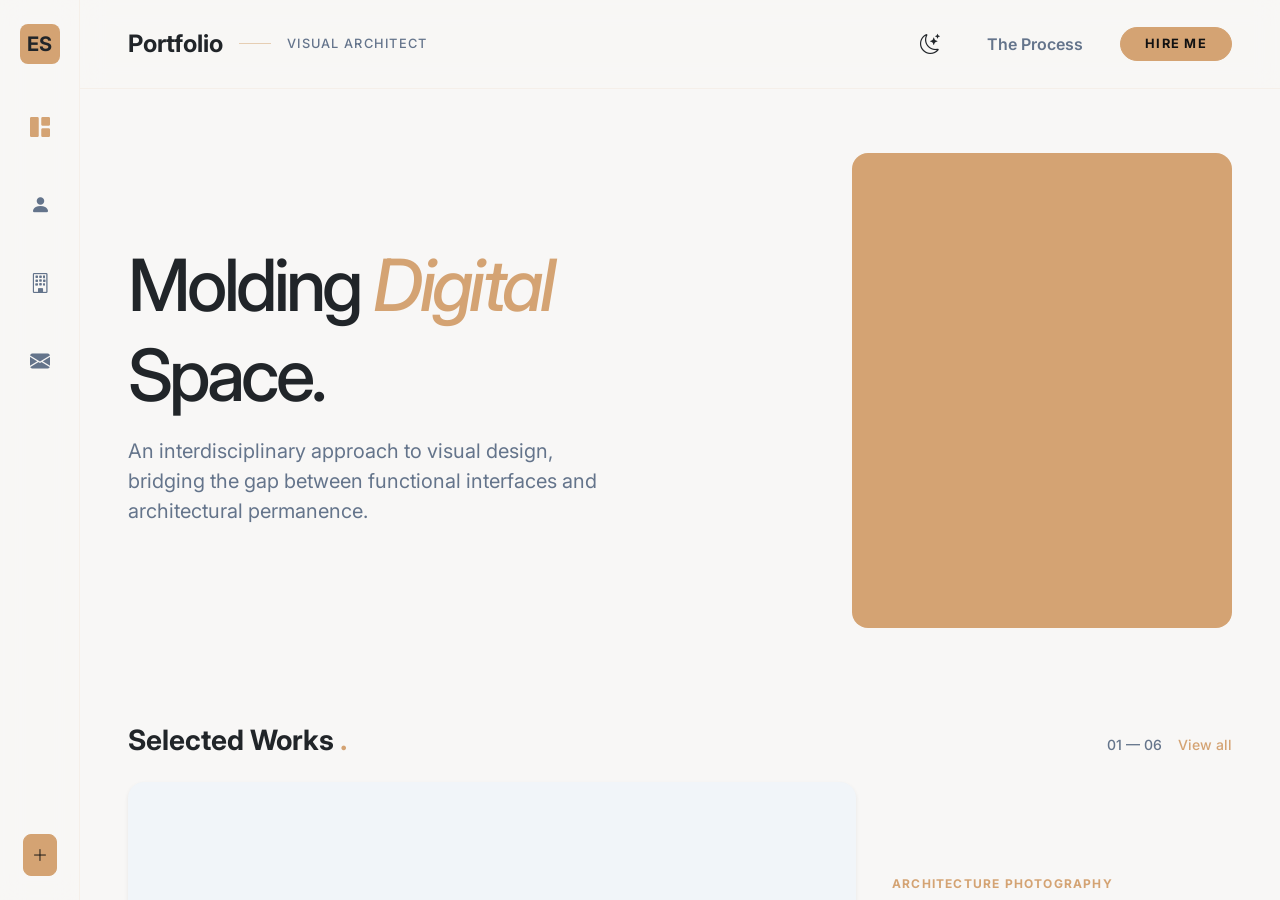
<file: index.html>
<!DOCTYPE html>
<html lang="en" data-bs-theme="dark">

<head>
    <meta charset="UTF-8">
    <meta name="viewport" content="width=device-width, initial-scale=1.0">
    <title>Jonathan Quishpe | Portfolio</title>
    <!-- Fonts -->
    <link rel="preconnect" href="https://fonts.googleapis.com">
    <link rel="preconnect" href="https://fonts.gstatic.com" crossorigin>
    <link href="https://fonts.googleapis.com/css2?family=Inter:wght@300;400;500;600;700&display=swap" rel="stylesheet">
    <!-- Icons -->
    <link rel="stylesheet" href="https://cdn.jsdelivr.net/npm/bootstrap-icons@1.11.3/font/bootstrap-icons.min.css">
    <!-- Bootstrap CSS -->
    <link rel="stylesheet" href="css/bootstrap.css">
    <!-- Custom CSS -->
    <link rel="stylesheet" href="index.css">
    <!-- Scripts -->
    <script defer src="js/bootstrap.bundle.js"></script>
    <script defer src="index.js"></script>
</head>

<body class="font-display bg-background text-body overflow-hidden">
    <!-- Root wrapper: Row on Desktop/Tablet, Column on Mobile -->
    <div class="d-flex flex-column flex-md-row min-vh-100 w-100 position-relative">

        <!-- ========================================== -->
        <!-- 1. DESKTOP SIDEBAR (>= 1200px)             -->
        <!-- ========================================== -->
        <aside
            class="sidebar-desktop d-none d-xl-flex flex-column align-items-center py-4 z-3 bg-header border-end border-nav backdrop-blur flex-shrink-0">
            <div class="mb-5">
                <div class="bg-primary text-dark rounded-3 d-flex align-items-center justify-content-center"
                    style="width: 40px; height: 40px;">
                    <span class="fw-bold fs-5">ES</span>
                </div>
            </div>
            <nav class="d-flex flex-column gap-5 flex-grow-1">
                <a class="nav-item text-primary position-relative d-flex justify-content-center" href="#" title="Works">
                    <i class="bi bi-grid-1x2-fill fs-5"></i>
                </a>
                <a class="nav-item text-muted position-relative d-flex justify-content-center" href="#" title="Profile">
                    <i class="bi bi-person-fill fs-5"></i>
                </a>
                <a class="nav-item text-muted position-relative d-flex justify-content-center" href="#" title="Studio">
                    <i class="bi bi-building fs-5"></i>
                </a>
                <a class="nav-item text-muted position-relative d-flex justify-content-center" href="#" title="Contact">
                    <i class="bi bi-envelope-fill fs-5"></i>
                </a>
            </nav>
            <div class="mt-auto">
                <button class="btn btn-primary rounded-3 d-flex align-items-center justify-content-center p-2">
                    <i class="bi bi-plus-lg"></i>
                </button>
            </div>
        </aside>

        <!-- ========================================== -->
        <!-- 2. TABLET SIDEBAR (768px - 1199px)         -->
        <!-- ========================================== -->
        <aside
            class="sidebar-tablet d-none d-md-flex d-xl-none flex-column justify-content-between p-4 z-3 bg-header border-end border-nav backdrop-blur flex-shrink-0">
            <div class="d-flex flex-column gap-4">
                <!-- Profile -->
                <div class="d-flex flex-column gap-3">
                    <div class="position-relative" style="width: 64px; height: 64px;">
                        <div
                            class="position-absolute align-self-center w-100 h-100 bg-primary opacity-25 rounded-circle blur-xl">
                        </div>
                        <img src="docs/FotoPerfil.png" alt="Jonathan Quishpe"
                            class="position-relative w-100 h-100 rounded-circle object-fit-cover border border-2 border-primary"
                            style="border-color: rgba(212, 163, 115, 0.3) !important;">
                    </div>
                    <div>
                        <h1 class="fs-5 fw-bold m-0">Jonathan Quishpe</h1>
                        <p class="text-primary"
                            style="font-size: 0.65rem; letter-spacing: 0.1em; text-transform: uppercase; margin: 0; font-weight: 600;">
                            Architect & Designer</p>
                    </div>
                </div>
                <!-- Links -->
                <nav class="d-flex flex-column gap-2">
                    <a class="d-flex align-items-center gap-3 px-3 py-2 rounded-3 bg-primary bg-opacity-10 text-primary border border-primary border-opacity-25 text-decoration-none fw-semibold"
                        style="font-size: 0.875rem;" href="#">
                        <i class="bi bi-grid-1x2-fill"></i> Projects
                    </a>
                    <a class="nav-item d-flex align-items-center gap-3 px-3 py-2 rounded-3 text-muted text-decoration-none fw-medium"
                        style="font-size: 0.875rem;" href="#">
                        <i class="bi bi-person-fill"></i> About
                    </a>
                    <a class="nav-item d-flex align-items-center gap-3 px-3 py-2 rounded-3 text-muted text-decoration-none fw-medium"
                        style="font-size: 0.875rem;" href="#">
                        <i class="bi bi-building"></i> Process
                    </a>
                    <a class="nav-item d-flex align-items-center gap-3 px-3 py-2 rounded-3 text-muted text-decoration-none fw-medium"
                        style="font-size: 0.875rem;" href="#">
                        <i class="bi bi-envelope-fill"></i> Contact
                    </a>
                </nav>
            </div>
            <!-- CTA -->
            <div class="bg-card p-3 rounded-4 border border-card mt-4">
                <p class="text-muted mb-3" style="font-size: 0.75rem;">Available for high-impact design collaborations.
                </p>
                <button class="btn btn-primary w-100 fw-bold d-flex align-items-center justify-content-center gap-2"
                    style="font-size: 0.875rem; padding-top: 0.625rem; padding-bottom: 0.625rem;">
                    Hire Me <i class="bi bi-arrow-right"></i>
                </button>
            </div>
        </aside>

        <!-- ========================================== -->
        <!-- 3. MAIN CONTENT AREA                       -->
        <!-- ========================================== -->
        <main class="flex-grow-1 overflow-y-auto custom-scrollbar position-relative" style="height: 100vh;">

            <!-- Mobile Top Bar (< 768px) -->
            <header
                class="d-flex d-md-none align-items-center justify-content-between p-3 sticky-top bg-header backdrop-blur z-3 border-bottom border-nav">
                <div class="d-flex align-items-center justify-content-start text-body" role="button">
                    <i class="bi bi-list fs-3"></i>
                </div>
                <h2 class="text-body flex-grow-1 text-center m-0 fs-5 fw-bold">Jonathan Quishpe</h2>
                <div class="d-flex align-items-center justify-content-end">
                    <button
                        class="theme-toggle-btn btn btn-link text-body p-0 d-flex align-items-center justify-content-center text-decoration-none"
                        style="width: 40px; height: 40px;">
                        <i class="bi bi-sun fs-4 theme-icon"></i>
                    </button>
                </div>
            </header>

            <!-- Desktop/Tablet Top Header (>= 768px) -->
            <header
                class="d-none d-md-flex align-items-center justify-content-between px-4 px-xl-5 py-4 border-bottom border-nav sticky-top bg-header backdrop-blur z-2">
                <div class="d-flex align-items-center gap-3">
                    <h2 class="fs-4 fw-bold m-0 d-xl-block d-none">Portfolio</h2>
                    <h2 class="fs-4 fw-bold m-0 d-md-block d-xl-none">Jonathan Quishpe</h2>
                    <span class="d-none d-xl-block bg-primary opacity-50" style="width: 2rem; height: 1px;"></span>
                    <span class="d-none d-xl-block text-muted text-uppercase tracking-widest fw-medium"
                        style="font-size: 0.8rem;">Visual Architect</span>
                </div>
                <div class="d-flex align-items-center gap-4">
                    <button
                        class="theme-toggle-btn btn btn-link text-body p-0 d-flex align-items-center justify-content-center text-decoration-none"
                        style="width: 40px; height: 40px;">
                        <i class="bi bi-sun fs-5 theme-icon"></i>
                    </button>
                    <button class="d-none d-xl-block btn btn-link text-muted text-decoration-none fw-semibold">The
                        Process</button>
                    <button
                        class="d-none d-xl-block btn btn-primary rounded-pill fw-bold px-4 tracking-widest text-dark"
                        style="font-size: 0.8rem; text-transform: uppercase;">Hire Me</button>
                </div>
            </header>

            <div class="pb-5 mb-5 mb-md-0 d-flex flex-column gap-4 gap-md-5">

                <!-- Hero Section (Mobile/Tablet centric, adapts to Desktop) -->
                <section
                    class="p-4 p-xl-5 d-flex flex-column flex-xl-row align-items-center justify-content-xl-between gap-4 mt-md-3">
                    <div
                        class="d-flex flex-column align-items-center align-items-xl-start gap-4 flex-xl-grow-1 w-100 text-center text-xl-start">
                        <!-- Shows only on mobile -->
                        <div class="position-relative d-md-none">
                            <div
                                class="position-absolute start-0 top-0 w-100 h-100 rounded-circle bg-primary opacity-25 blur-xl shadow-glow">
                            </div>
                            <div class="position-relative rounded-circle border border-2 border-primary shadow-lg bg-image-cover aspect-square"
                                style="border-color: rgba(212, 163, 115, 0.2) !important; width: 144px; height: 144px; background-image: url('docs/FotoPerfil.png');">
                            </div>
                        </div>

                        <div class="d-flex flex-column gap-2 mt-3 mt-xl-0">
                            <!-- Desktop Hero Title -->
                            <h1 class="d-none d-xl-block fw-black lh-sm tracking-tighter"
                                style="font-size: 4.5rem; max-width: 600px;">
                                Molding <span class="text-primary fst-italic">Digital</span> Space.
                            </h1>
                            <p class="d-none d-xl-block text-muted fs-5" style="max-width: 500px;">
                                An interdisciplinary approach to visual design, bridging the gap between functional
                                interfaces and architectural permanence.
                            </p>

                            <!-- Mobile/Tablet Hero Title -->
                            <h1 class="d-xl-none fs-2 fw-bold text-body m-0">Jonathan Quishpe</h1>
                            <p class="d-xl-none text-primary fs-6 fw-medium m-0">Brand Designer & Visual Storyteller</p>
                            <p
                                class="d-xl-none text-muted small m-0 flex-row d-flex align-items-center justify-content-center justify-content-xl-start gap-1">
                                <i class="bi bi-geo-alt-fill fs-6"></i> Madrid, Spain
                            </p>
                        </div>

                        <!-- CTA Mobile/Tablet -->
                        <button
                            class="d-xl-none btn btn-primary fw-bold text-dark w-100 rounded-3 py-2 shadow transition-transform px-4 mt-2"
                            style="max-width: 320px; height: 48px;">
                            Hire Me
                        </button>
                    </div>

                    <!-- Decorative image on Desktop -->
                    <div class="d-none d-xl-block w-100 bg-primary bg-opacity-10 rounded-4 overflow-hidden position-relative group"
                        style="max-width: 380px;">
                        <div class="bg-image-cover w-100 h-100 position-absolute"
                            style="background-image: url('https://lh3.googleusercontent.com/aida-public/[base64]'); transition: transform 0.7s;">
                        </div>
                        <img src="data:image/svg+xml;utf8,<svg xmlns='http://www.w3.org/2000/svg' viewBox='0 0 4 5'></svg>"
                            class="w-100 opacity-0">
                    </div>
                </section>

                <!-- Stats Section (Hidden on Desktop) -->
                <section class="d-flex d-xl-none flex-nowrap overflow-x-auto no-scrollbar gap-3 px-4">
                    <div class="d-flex flex-column flex-fill rounded-3 p-4 bg-card border border-card stats-card"
                        style="min-width: 110px;">
                        <p class="text-muted small text-uppercase fw-medium mb-2 tracking-wider"
                            style="font-size: 0.75rem;">Projects</p>
                        <p class="text-body fs-3 fw-bold m-0 lh-1">120+</p>
                    </div>
                    <div class="d-flex flex-column flex-fill rounded-3 p-4 bg-card border border-card stats-card"
                        style="min-width: 110px;">
                        <p class="text-muted small text-uppercase fw-medium mb-2 tracking-wider"
                            style="font-size: 0.75rem;">Reach</p>
                        <p class="text-body fs-3 fw-bold m-0 lh-1">50K+</p>
                    </div>
                    <div class="d-flex flex-column flex-fill rounded-3 p-4 bg-card border border-card stats-card"
                        style="min-width: 110px;">
                        <p class="text-muted small text-uppercase fw-medium mb-2 tracking-wider"
                            style="font-size: 0.75rem;">Years</p>
                        <p class="text-body fs-3 fw-bold m-0 lh-1">8+</p>
                    </div>
                </section>

                <!-- Recent Stories / Selected Works Grid -->
                <section class="px-4 px-xl-5">
                    <div class="d-flex align-items-baseline justify-content-between mb-4">
                        <h2 class="text-body fs-4 fs-xl-2 fw-bold m-0 d-md-none">Recent Stories</h2>
                        <h2 class="text-body fs-3 fs-xl-2 fw-bold m-0 d-none d-md-block">Selected Works <span
                                class="text-primary">.</span></h2>
                        <div class="d-flex gap-3 align-items-center">
                            <span class="d-none d-xl-block text-muted small fw-medium">01 — 06</span>
                            <a class="text-primary text-decoration-none small fw-medium" href="#">View all</a>
                        </div>
                    </div>

                    <div class="row g-4">
                        <!-- Card 1 (Large on Desktop, square on Tablet, video on Mobile) -->
                        <article class="col-12 col-xl-8">
                            <div
                                class="card border-0 rounded-4 overflow-hidden bg-card text-body shadow-sm story-card h-100">
                                <div class="card-img-top bg-image-cover w-100 position-relative d-md-none d-xl-block aspect-video"
                                    style="background-image: url('https://lh3.googleusercontent.com/aida-public/[base64]');">
                                </div>
                                <!-- Tablet specific aspect ratio -->
                                <div class="card-img-top bg-image-cover w-100 position-relative d-none d-md-block d-xl-none aspect-portrait"
                                    style="background-image: url('https://lh3.googleusercontent.com/aida-public/[base64]');">
                                    <div
                                        class="position-absolute bottom-0 start-0 m-3 bg-dark bg-opacity-75 rounded px-2 py-1">
                                        <span class="text-primary fw-bold text-uppercase tracking-widest"
                                            style="font-size: 0.65rem;">Architecture</span>
                                    </div>
                                </div>
                                <div class="card-body p-3 p-xl-4 d-xl-none">
                                    <p class="text-primary fw-bold text-uppercase tracking-widest mb-1 d-md-none"
                                        style="font-size: 0.75rem;">Architecture</p>
                                    <h3 class="card-title fs-5 fw-bold m-0 mb-1">Minimalist Structures</h3>
                                    <p class="card-text text-muted small m-0 line-clamp-2 d-md-none">Exploring the
                                        intersection of brutalist design and modern sustainability in urban
                                        environments.</p>
                                    <p class="card-text text-muted small m-0 d-none d-md-block">New York, NY — 2023</p>
                                </div>
                            </div>
                        </article>

                        <!-- Card 1 Info (Desktop Only) -->
                        <article class="col-xl-4 d-none d-xl-flex flex-column justify-content-center gap-3 ps-xl-4">
                            <span class="text-primary fw-bold tracking-widest text-uppercase"
                                style="font-size: 0.75rem;">Architecture Photography</span>
                            <h4 class="fs-1 fw-bold lh-sm m-0">The Obsidian Monolith</h4>
                            <p class="text-muted m-0">A deep dive into the light play of dark materials. Captured over
                                three months in the heart of Berlin.</p>
                        </article>

                        <!-- Card 2 -->
                        <article class="col-12 col-md-6 col-xl-6 mt-xl-5">
                            <div
                                class="card border-0 rounded-4 overflow-hidden bg-card text-body shadow-sm story-card h-100">
                                <div class="card-img-top bg-image-cover aspect-video d-md-none d-xl-block w-100"
                                    style="background-image: url('https://lh3.googleusercontent.com/aida-public/[base64]');">
                                </div>
                                <div class="card-img-top bg-image-cover aspect-portrait d-none d-md-block d-xl-none w-100 position-relative"
                                    style="background-image: url('https://lh3.googleusercontent.com/aida-public/[base64]');">
                                    <div
                                        class="position-absolute bottom-0 start-0 m-3 bg-dark bg-opacity-75 rounded px-2 py-1">
                                        <span class="text-primary fw-bold text-uppercase tracking-widest"
                                            style="font-size: 0.65rem;">Digital Design</span>
                                    </div>
                                </div>
                                <div class="card-body p-3 p-xl-4 d-flex justify-content-between align-items-start">
                                    <div>
                                        <p class="text-primary fw-bold text-uppercase tracking-widest mb-1 d-md-none d-xl-block"
                                            style="font-size: 0.75rem;">Digital Design</p>
                                        <h3 class="card-title fs-5 fw-bold m-0 mb-1">Future Interfaces</h3>
                                        <p class="card-text text-muted small m-0 line-clamp-2 d-md-none d-xl-block">A
                                            conceptual deep-dive into the next generation of spatial computing.</p>
                                        <p class="card-text text-muted small m-0 d-none d-md-block d-xl-none">Fintech
                                            Solution — 2024</p>
                                    </div>
                                    <i class="bi bi-arrow-up-right fs-4 text-primary d-none d-xl-block"></i>
                                </div>
                            </div>
                        </article>

                        <!-- Card 3 -->
                        <article class="col-12 col-md-6 col-xl-6">
                            <div
                                class="card border-0 rounded-4 overflow-hidden bg-card text-body shadow-sm story-card h-100">
                                <div class="card-img-top bg-image-cover aspect-video d-md-none d-xl-block w-100"
                                    style="background-image: url('https://lh3.googleusercontent.com/aida-public/[base64]');">
                                </div>
                                <div class="card-img-top bg-image-cover aspect-portrait d-none d-md-block d-xl-none w-100 position-relative"
                                    style="background-image: url('https://lh3.googleusercontent.com/aida-public/[base64]');">
                                    <div
                                        class="position-absolute bottom-0 start-0 m-3 bg-dark bg-opacity-75 rounded px-2 py-1">
                                        <span class="text-primary fw-bold text-uppercase tracking-widest"
                                            style="font-size: 0.65rem;">Architecture</span>
                                    </div>
                                </div>
                                <div class="card-body p-3 p-xl-4 d-flex justify-content-between align-items-start">
                                    <div>
                                        <p class="text-primary fw-bold text-uppercase tracking-widest mb-1 d-md-none d-xl-block"
                                            style="font-size: 0.75rem;">Branding</p>
                                        <h3 class="card-title fs-5 fw-bold m-0 mb-1">Identity Systems</h3>
                                        <p class="card-text text-muted small m-0 line-clamp-2 d-md-none d-xl-block">
                                            Crafting cohesive visual languages for tech startups.</p>
                                        <p class="card-text text-muted small m-0 d-none d-md-block d-xl-none">Berlin, DE
                                            — 2022</p>
                                    </div>
                                    <i class="bi bi-arrow-up-right fs-4 text-primary d-none d-xl-block"></i>
                                </div>
                            </div>
                        </article>
                    </div>
                </section>

                <!-- Desktop Footer Banner -->
                <section
                    class="d-none d-xl-flex p-5 mx-5 mt-5 bg-primary bg-opacity-10 rounded-4 border border-primary border-opacity-10 flex-column align-items-center text-center gap-4">
                    <h2 class="fs-1 fw-black m-0">Let's build something <span
                            class="text-primary fst-italic">permanent</span> together.</h2>
                    <p class="text-muted fs-5 m-0" style="max-width: 600px;">Currently accepting new projects for Q3
                        2024. Reach out for consultations on brand architecture.</p>
                    <button class="btn btn-primary rounded-pill fw-bold px-5 py-3 tracking-widest text-dark mt-2"
                        style="text-transform: uppercase;">Start a Conversation</button>
                </section>

            </div>

            <!-- Mobile Bottom Navigation (< 768px). Outside the pb-5 flow to stay fixed -->
            <nav class="d-md-none fixed-bottom bg-nav backdrop-blur border-top border-nav py-2 pb-3 shadow-lg z-3">
                <div class="d-flex justify-content-between align-items-center mx-auto px-4" style="max-width: 400px;">
                    <a class="text-primary text-decoration-none d-flex flex-column align-items-center gap-1 nav-item"
                        href="#">
                        <i class="bi bi-house-door-fill fs-4"></i>
                        <span class="fw-bold text-uppercase tracking-tighter" style="font-size: 10px;">Home</span>
                    </a>
                    <a class="text-muted text-decoration-none d-flex flex-column align-items-center gap-1 nav-item"
                        href="#">
                        <i class="bi bi-grid-fill fs-4"></i>
                        <span class="fw-bold text-uppercase tracking-tighter" style="font-size: 10px;">Works</span>
                    </a>
                    <a class="text-muted text-decoration-none d-flex flex-column align-items-center gap-1 nav-item"
                        href="#">
                        <i class="bi bi-person-fill fs-4"></i>
                        <span class="fw-bold text-uppercase tracking-tighter" style="font-size: 10px;">About</span>
                    </a>
                    <a class="text-muted text-decoration-none d-flex flex-column align-items-center gap-1 nav-item"
                        href="#">
                        <i class="bi bi-envelope-fill fs-4"></i>
                        <span class="fw-bold text-uppercase tracking-tighter" style="font-size: 10px;">Inbox</span>
                    </a>
                </div>
            </nav>

        </main>
    </div>
</body>

</html>
</file>
<file: index.css>
:root {
    /* Common variables */
    --primary-color: #d4a373;
    --font-display: 'Inter', sans-serif;

    /* Light theme variables */
    --bg-color: #f8f7f6;
    --text-color: #0f172a;
    --card-bg: #f1f5f9;
    --card-border: #e2e8f0;
    --header-bg: rgba(248, 247, 246, 0.8);
    --nav-bg: rgba(248, 247, 246, 0.95);
    --nav-border: rgba(212, 163, 115, 0.1);
    --text-muted: #64748b;
    --shadow-glow: rgba(212, 163, 115, 0.3);
}

[data-bs-theme="dark"] {
    /* Dark theme variables */
    --bg-color: #121212;
    --text-color: #f8fafc;
    --card-bg: #1e1e1e;
    --card-border: rgba(212, 163, 115, 0.1);
    --header-bg: rgba(18, 18, 18, 0.8);
    --nav-bg: rgba(30, 30, 30, 0.95);
    --nav-border: rgba(212, 163, 115, 0.1);
    --text-muted: #94a3b8;
    --shadow-glow: rgba(212, 163, 115, 0.3);
}

body {
    font-family: var(--font-display);
    background-color: var(--bg-color) !important;
    color: var(--text-color) !important;
    transition: background-color 0.3s ease, color 0.3s ease;
    min-height: max(884px, 100dvh);
}

/* Custom utility classes mimicking Tailwind */
.font-display {
    font-family: var(--font-display);
}

.bg-background {
    background-color: var(--bg-color);
}

.text-body {
    color: var(--text-color);
    transition: color 0.3s ease;
}

.bg-header {
    background-color: var(--header-bg);
}

.bg-nav {
    background-color: var(--nav-bg);
}

.border-nav {
    border-color: var(--nav-border) !important;
}

.bg-card {
    background-color: var(--card-bg) !important;
    transition: background-color 0.3s ease;
}

.border-card {
    border-color: var(--card-border) !important;
    transition: border-color 0.3s ease;
}

.text-primary {
    color: var(--primary-color) !important;
}

.bg-primary {
    background-color: var(--primary-color) !important;
}

.text-muted {
    color: var(--text-muted) !important;
}

.backdrop-blur {
    backdrop-filter: blur(12px);
    -webkit-backdrop-filter: blur(12px);
}

.blur-xl {
    filter: blur(24px);
}

.shadow-glow {
    box-shadow: 0 0 40px var(--shadow-glow);
}

.bg-image-cover {
    background-size: cover;
    background-position: center;
    background-repeat: no-repeat;
}

.aspect-square {
    aspect-ratio: 1 / 1;
}

.aspect-video {
    aspect-ratio: 16 / 9;
}

.tracking-wider {
    letter-spacing: 0.05em;
}

.tracking-widest {
    letter-spacing: 0.1em;
}

.tracking-tighter {
    letter-spacing: -0.05em;
}

.line-clamp-2 {
    display: -webkit-box;
    -webkit-line-clamp: 2;
    line-clamp: 2;
    -webkit-box-orient: vertical;
    overflow: hidden;
}

.transition-transform {
    transition: transform 0.15s ease-in-out;
}

.btn-primary:active {
    transform: scale(0.95);
}

/* Hide scrollbar for stats row */
.no-scrollbar::-webkit-scrollbar {
    display: none;
}

.no-scrollbar {
    -ms-overflow-style: none;
    scrollbar-width: none;
}

/* Bootstrap overrides */
.btn-primary {
    --bs-btn-bg: var(--primary-color);
    --bs-btn-border-color: var(--primary-color);
    --bs-btn-hover-bg: #c29567;
    --bs-btn-hover-border-color: #c29567;
    --bs-btn-active-bg: #b0875c;
    --bs-btn-active-border-color: #b0875c;
    color: #121212 !important;
}

.story-card {
    transition: transform 0.3s ease, box-shadow 0.3s ease;
}

.story-card:hover {
    transform: translateY(-4px);
    box-shadow: 0 1rem 3rem rgba(0, 0, 0, .175) !important;
}

/* Nav icon hover effects */
.nav-item {
    transition: color 0.2s ease, transform 0.2s ease;
}

.nav-item:hover:not(.text-primary) {
    color: var(--text-color) !important;
    transform: translateY(-2px);
}

/* --- PORTFOLIO UTILES O RESPONSIVE --- */

/* Scrollbar customization mainly used in desktop/tablet views */
.custom-scrollbar::-webkit-scrollbar {
    width: 6px;
}

.custom-scrollbar::-webkit-scrollbar-track {
    background: transparent;
}

.custom-scrollbar::-webkit-scrollbar-thumb {
    background-color: rgba(255, 255, 255, 0.1);
    border-radius: 10px;
}

html[data-bs-theme="light"] .custom-scrollbar::-webkit-scrollbar-thumb {
    background-color: rgba(0, 0, 0, 0.1);
}

/* Extra utility classes */
.aspect-portrait {
    aspect-ratio: 4 / 5;
}

/* Sidebars dimensions */
.sidebar-tablet {
    width: 256px; 
    min-width: 256px;
}

.sidebar-desktop {
    width: 80px; 
    min-width: 80px;
}
</file>
